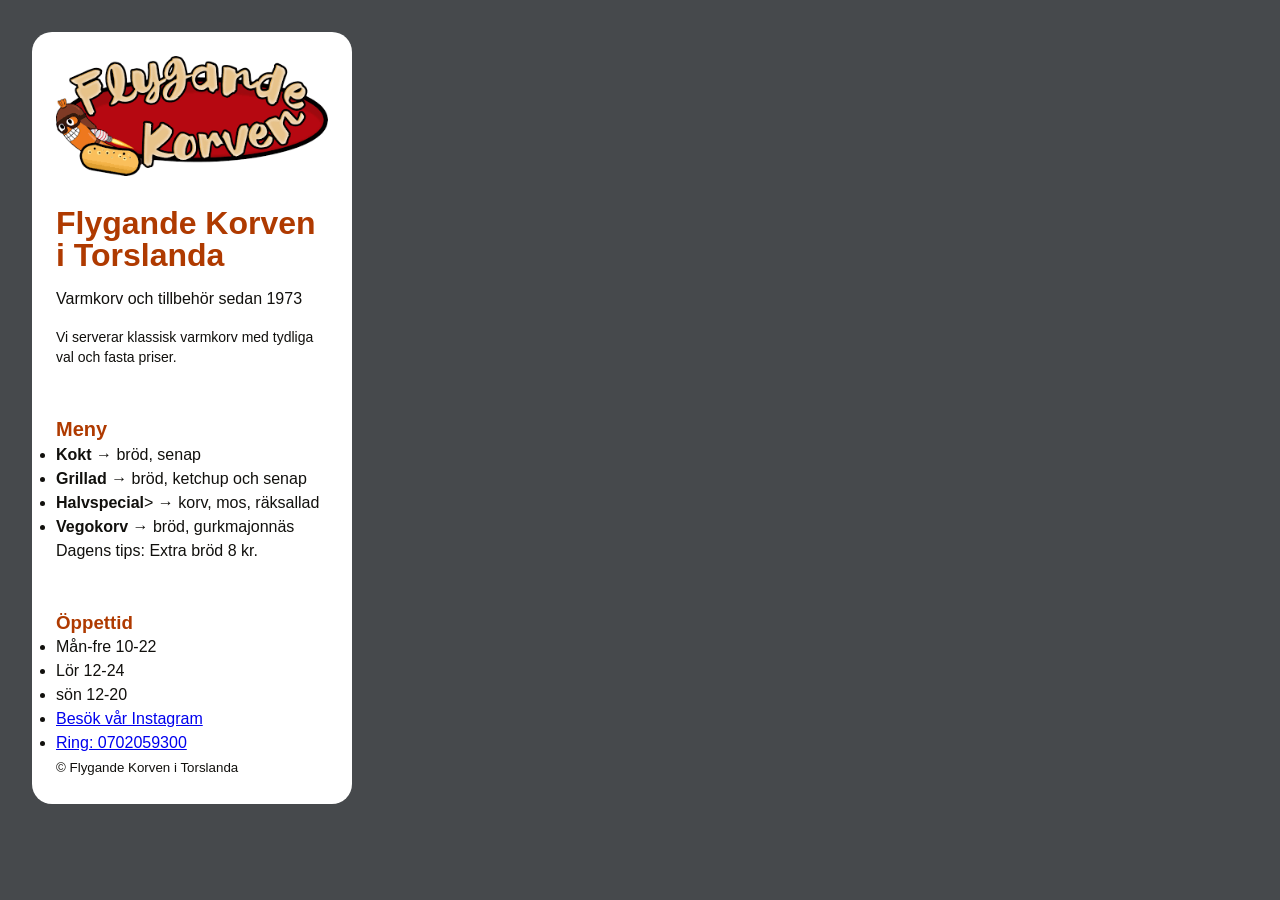
<file: index.html>
<!doctype html>
<html lang="sv">
  <head>
    <meta charset="utf-8">
    <meta name="viewport" content="width=device-width, initial-scale=1">
    <title>Flygande Korven</title>
    <link rel="stylesheet" href="style.css">
  </head>
  <body>
    <div class="menu-card">
 <header>
     <img class="logo"
     src="assets/flygande-korven-logo.png"
     alt="Flygande Korven">
     <h1>Flygande Korven i Torslanda</h1>
     <p class="tagline">Varmkorv och tillbehör sedan 1973</p>
     <p class="description">Vi serverar klassisk varmkorv med tydliga val och fasta priser.</p>
    </header>
    <main>
       <h2>Meny</h2>
         <ul>
            <li><b>Kokt</b> &rarr; bröd, senap</li>
            <li><b>Grillad</b> &rarr; bröd, ketchup och senap</li>
            <li><b>Halvspecial</b>> &rarr; korv, mos, räksallad</li>
            <li><b>Vegokorv</b> &rarr; bröd, gurkmajonnäs</li>
         </ul>
      <p>Dagens tips: Extra bröd 8 kr.</p>
    </main>
    <footer>
      <nav>
        <h3>Öppettid</h3>
        <ul>
          <li>Mån-fre 10-22</li>
          <li>Lör 12-24</li>
          <li>sön 12-20</li>
          <li><a href="https://simmalugnt.se" target="_blank">Besök vår Instagram</a></li>
          <li><a href="tel:0702059300">Ring: 0702059300</a></li> 
        </ul>
      </nav>
      <small>&copy; Flygande Korven i Torslanda</small>
    </footer>
    </div>
  </body>
</html>
</file>
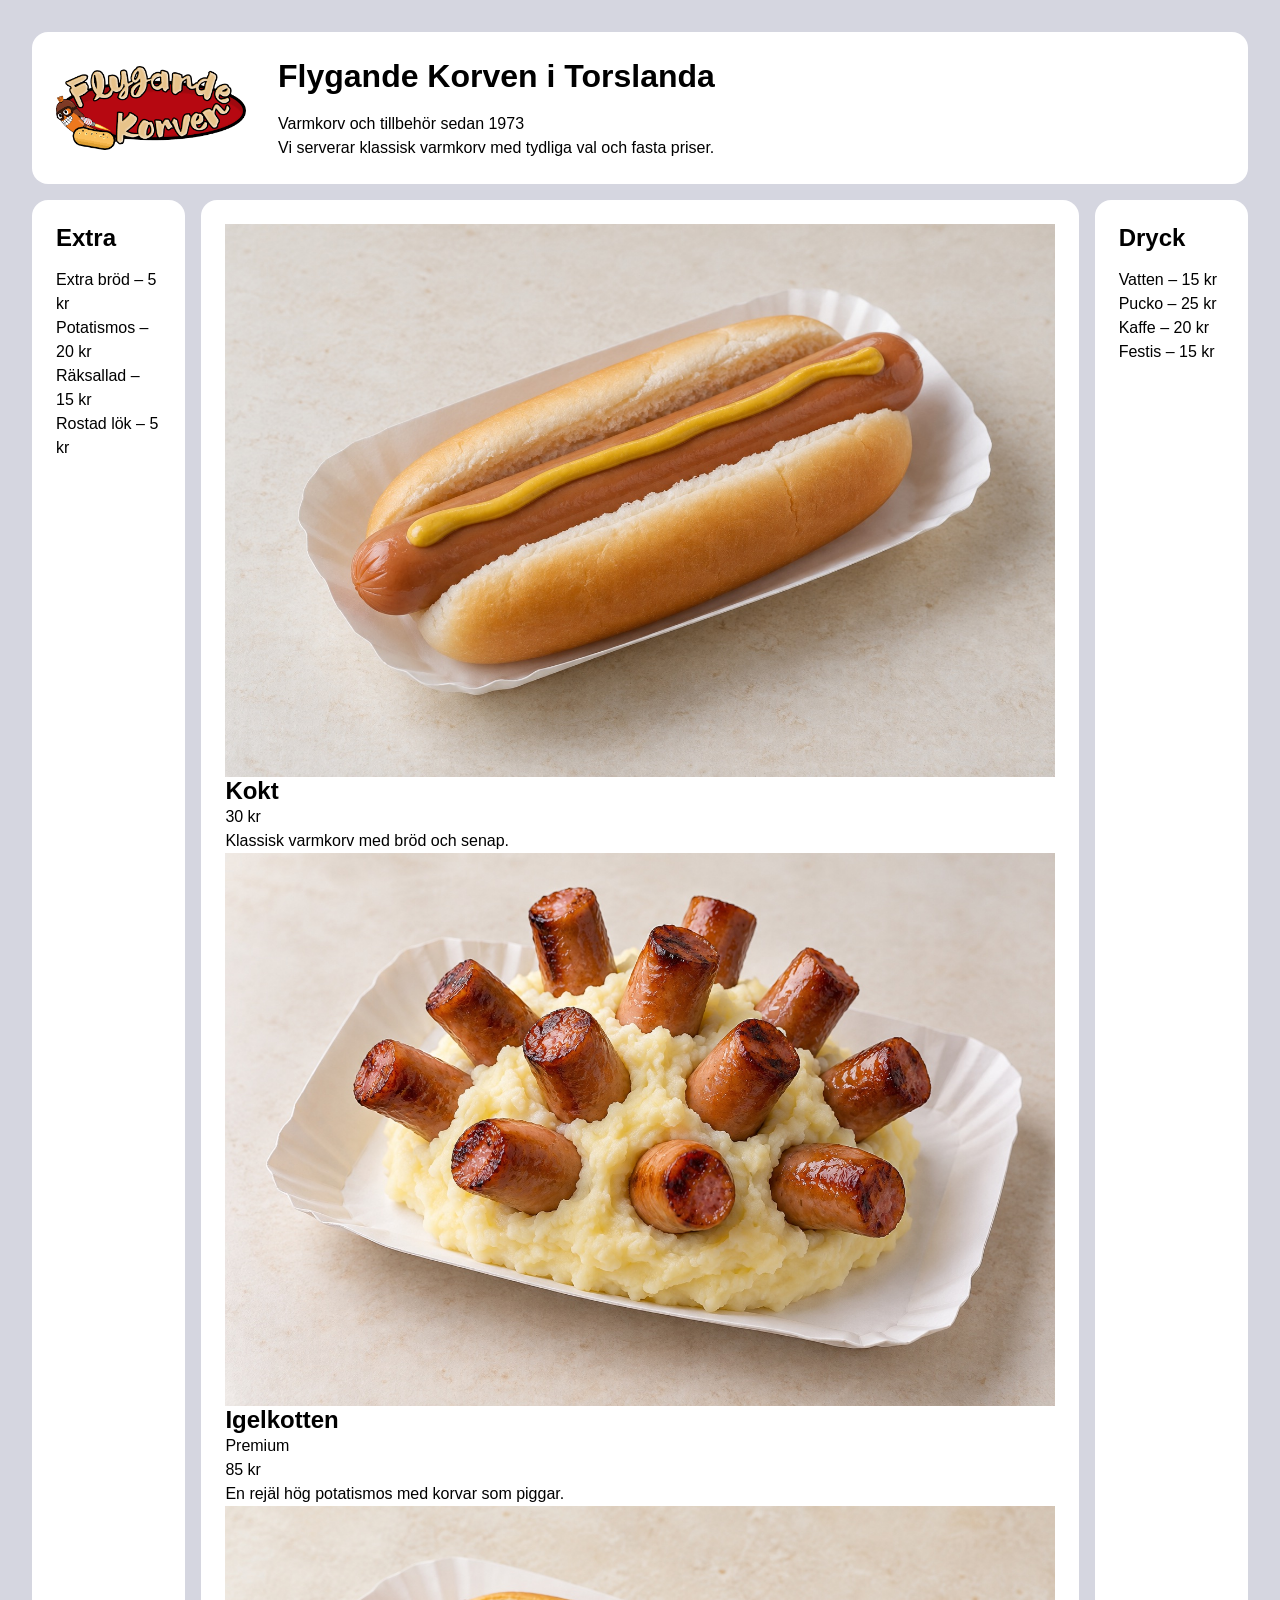
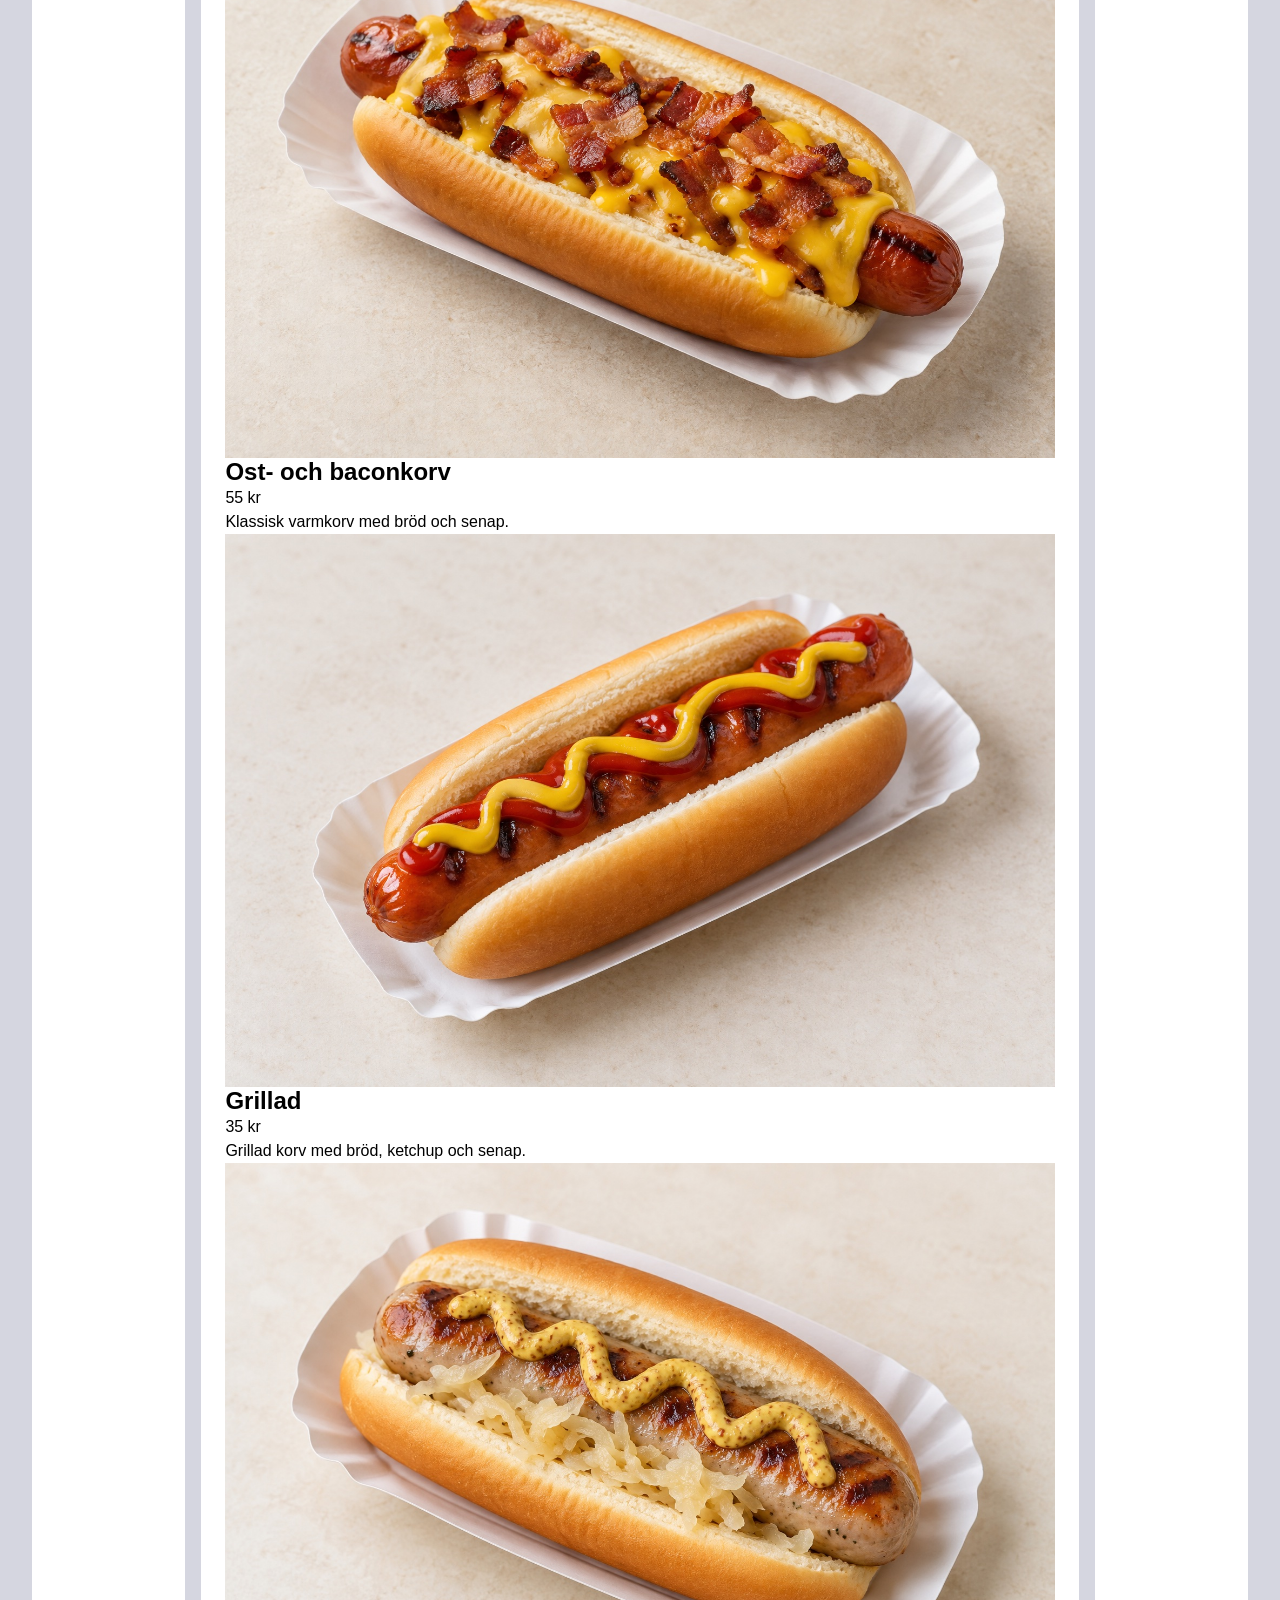
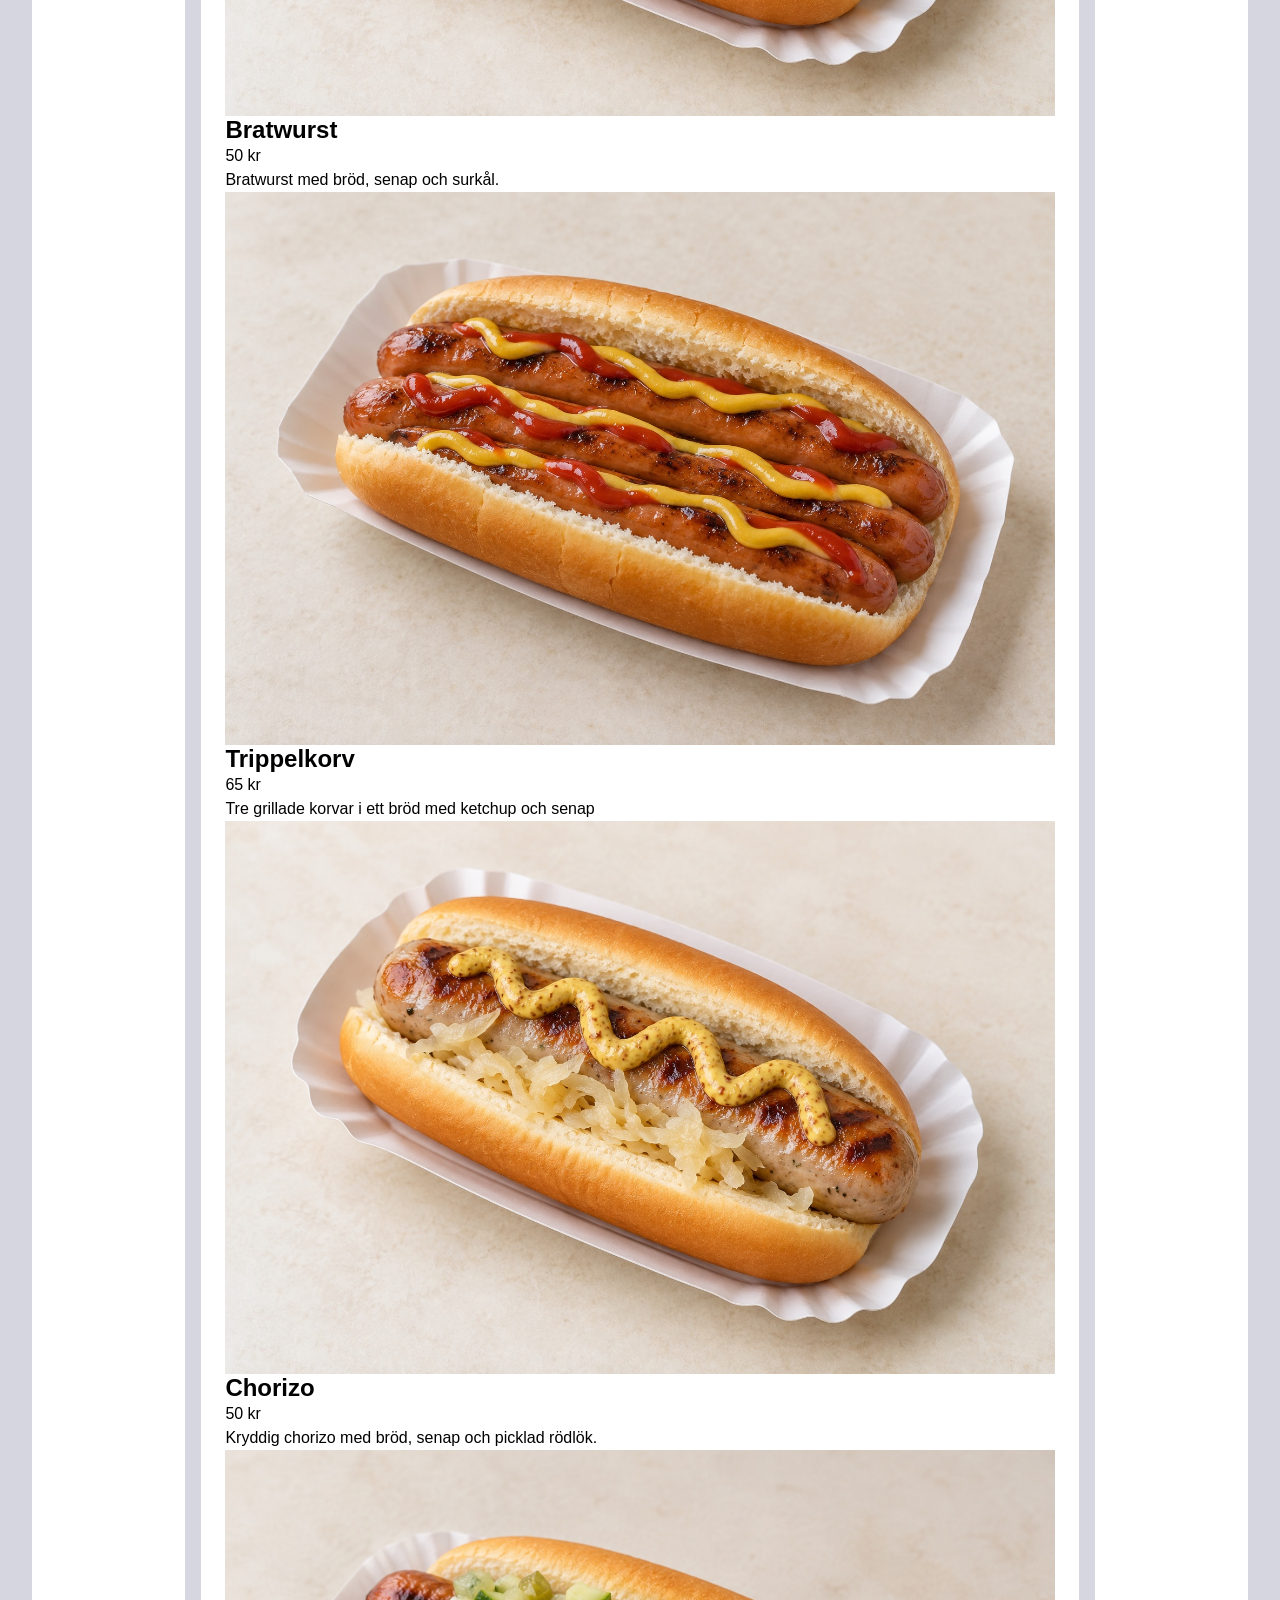
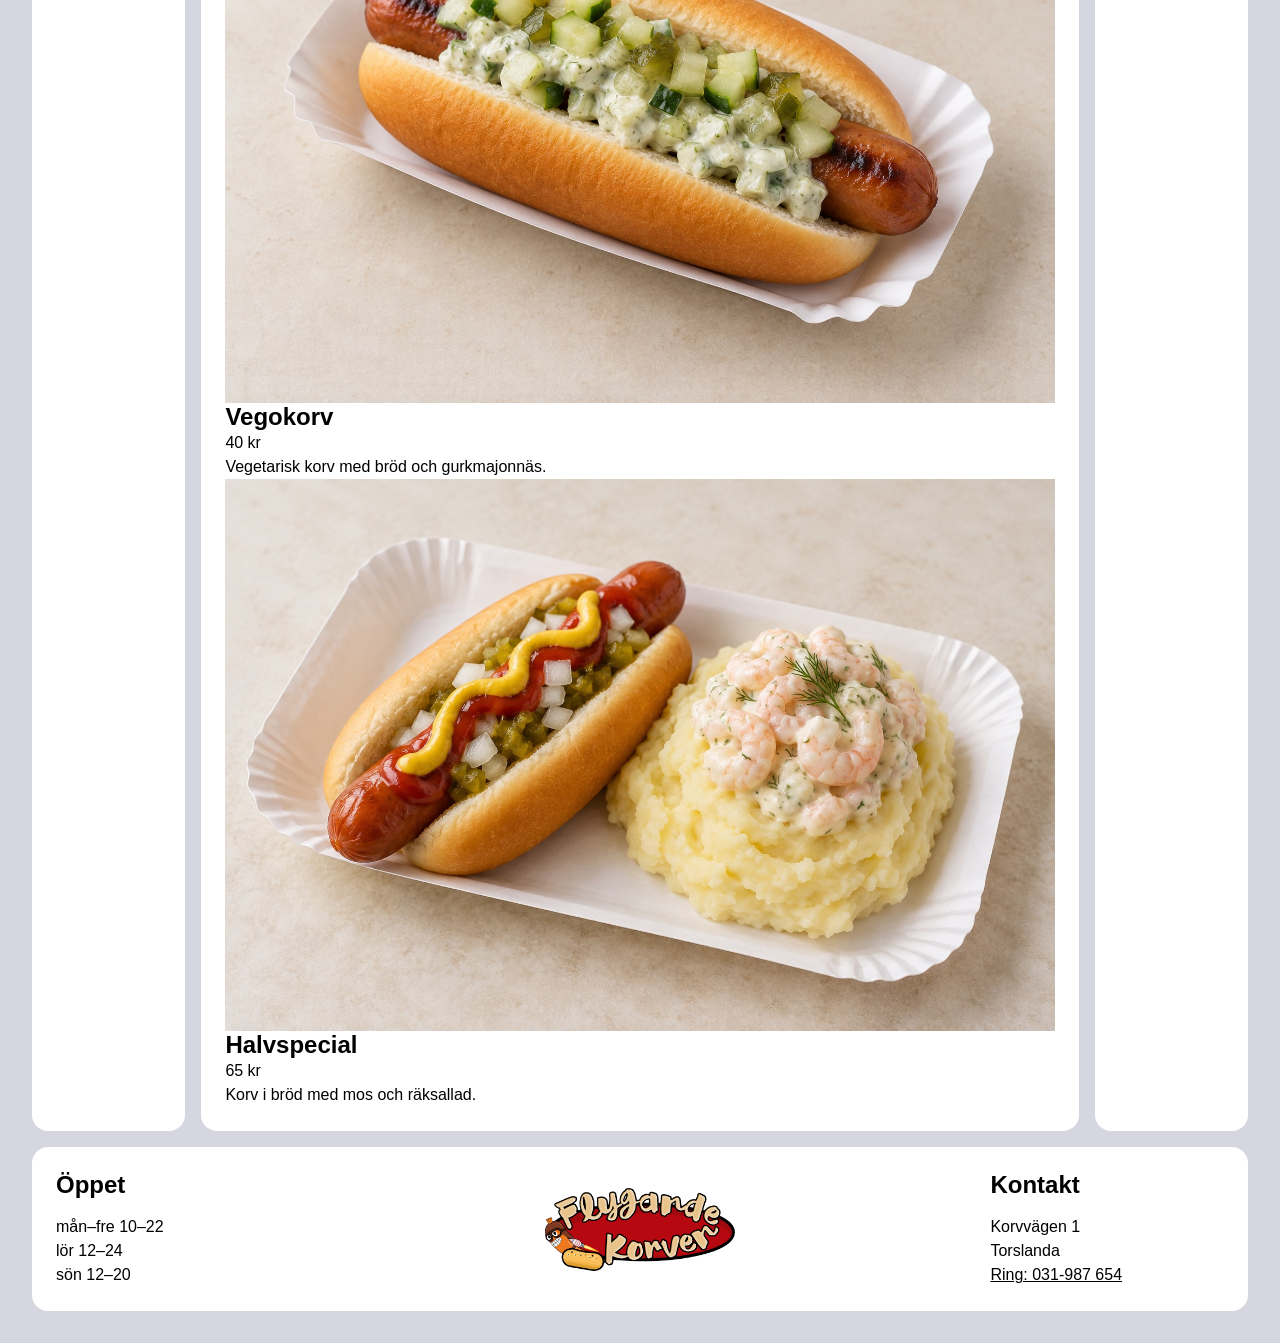
<file: grid/index.html>
<!doctype html>
<html lang="sv">
<head>
  <meta charset="utf-8">
  <meta name="viewport" content="width=device-width, initial-scale=1">
  <title>Flygande Korven – start med Flexbox</title>
  <link rel="stylesheet" href="style.css">
</head>
<body>
<div class="menu-wrapper">
  <header class="card menu-header">
    <div class="logo"><img src="assets/flygande-korven-logo.png" width="338" height="149" alt="Flygande Korven"></div>
    <div class="text">
      <h1>Flygande Korven i Torslanda</h1>
      <div class="intro-lines"><p>Varmkorv och tillbehör sedan 1973</p><p>Vi serverar klassisk varmkorv med tydliga val och fasta priser.</p></div>
    </div>
  </header>
  <!-- Nästa steg: flytta upp de tre panelerna och ta bort denna wrapper. -->
  <div class="menu-middle">
  <aside class="card side-menu" aria-labelledby="extra-heading">
    <h2 id="extra-heading">Extra</h2>
    <ul><li>Extra bröd – 5 kr</li><li>Potatismos – 20 kr</li><li>Räksallad – 15 kr</li><li>Rostad lök – 5 kr</li></ul>
  </aside>
  <main class="card main-menu" aria-label="Korvmeny">
    <div class="dish-grid">
      <article class="dish-card">
        <img src="assets/kokt.jpg" width="1536" height="1024" alt="Kokt korv i bröd med senap">
        <div class="dish-copy">
          <div class="dish-heading">
            <div class="dish-label"><h2 class="dish-name">Kokt</h2></div>
            <p class="dish-price">30 kr</p>
          </div>
          <p class="dish-description">Klassisk varmkorv med bröd och senap.</p>
        </div>
      </article>
      <article class="dish-card featured">
        <img src="assets/igelkotten.jpg" width="1536" height="1024" alt="Potatismos med grillade korvbitar som piggar">
        <div class="dish-copy">
          <div class="dish-heading">
            <div class="dish-label"><h2 class="dish-name">Igelkotten</h2><span class="premium">Premium</span></div>
            <p class="dish-price">85 kr</p>
          </div>
          <p class="dish-description">En rejäl hög potatismos med korvar som piggar.</p>
        </div>
      </article>
      <article class="dish-card">
        <img src="assets/ostbacon.jpg" width="1536" height="1024" alt="Korv i bröd med ost och bacon">
        <div class="dish-copy">
          <div class="dish-heading">
            <div class="dish-label"><h2 class="dish-name">Ost- och baconkorv</h2></div>
            <p class="dish-price">55 kr</p>
          </div>
          <p class="dish-description">Klassisk varmkorv med bröd och senap.</p>
        </div>
      </article>
      <article class="dish-card">
        <img src="assets/grillad.jpg" width="1536" height="1024" alt="Grillad korv i bröd med ketchup och senap">
        <div class="dish-copy">
          <div class="dish-heading">
            <div class="dish-label"><h2 class="dish-name">Grillad</h2></div>
            <p class="dish-price">35 kr</p>
          </div>
          <p class="dish-description">Grillad korv med bröd, ketchup och senap.</p>
        </div>
      </article>
      <article class="dish-card">
        <img src="assets/bratwurst.jpg" width="1536" height="1024" alt="Bratwurst i bröd med senap och surkål">
        <div class="dish-copy">
          <div class="dish-heading">
            <div class="dish-label"><h2 class="dish-name">Bratwurst</h2></div>
            <p class="dish-price">50 kr</p>
          </div>
          <p class="dish-description">Bratwurst med bröd, senap och surkål.</p>
        </div>
      </article>
      <article class="dish-card">
        <img src="assets/trippelkorv.jpg" width="1536" height="1024" alt="Tre korvar i ett bröd med ketchup och senap">
        <div class="dish-copy">
          <div class="dish-heading">
            <div class="dish-label"><h2 class="dish-name">Trippelkorv</h2></div>
            <p class="dish-price">65 kr</p>
          </div>
          <p class="dish-description">Tre grillade korvar i ett bröd med ketchup och senap</p>
        </div>
      </article>
      <article class="dish-card">
        <img src="assets/bratwurst.jpg" width="1536" height="1024" alt="Korv i bröd med senap, samma referensbild som Bratwurst">
        <div class="dish-copy">
          <div class="dish-heading">
            <div class="dish-label"><h2 class="dish-name">Chorizo</h2></div>
            <p class="dish-price">50 kr</p>
          </div>
          <p class="dish-description">Kryddig chorizo med bröd, senap och picklad rödlök.</p>
        </div>
      </article>
      <article class="dish-card">
        <img src="assets/vegokorv.jpg" width="1536" height="1024" alt="Vegokorv i bröd med gurkmajonnäs">
        <div class="dish-copy">
          <div class="dish-heading">
            <div class="dish-label"><h2 class="dish-name">Vegokorv</h2></div>
            <p class="dish-price">40 kr</p>
          </div>
          <p class="dish-description">Vegetarisk korv med bröd och gurkmajonnäs.</p>
        </div>
      </article>
      <article class="dish-card">
        <img src="assets/halvspecial.jpg" width="1536" height="1024" alt="Korv i bröd med mos och räksallad">
        <div class="dish-copy">
          <div class="dish-heading">
            <div class="dish-label"><h2 class="dish-name">Halvspecial</h2></div>
            <p class="dish-price">65 kr</p>
          </div>
          <p class="dish-description">Korv i bröd med mos och räksallad.</p>
        </div>
      </article>
    </div>
  </main>
  <aside class="card side-menu" aria-labelledby="drink-heading">
    <h2 id="drink-heading">Dryck</h2>
    <ul><li>Vatten – 15 kr</li><li>Pucko – 25 kr</li><li>Kaffe – 20 kr</li><li>Festis – 15 kr</li></ul>
  </aside>
  </div>
  <footer class="card menu-footer">
    <div class="footer-copy">
      <h2>Öppet</h2>
      <ul><li>mån–fre 10–22</li><li>lör 12–24</li><li>sön 12–20</li></ul>
    </div>
    <div class="logo"><img src="assets/flygande-korven-logo.png" width="338" height="149" alt="Flygande Korven"></div>
    <div class="footer-copy contact">
      <div class="contact-content">
      <h2>Kontakt</h2>
      <ul><li>Korvvägen 1</li><li>Torslanda</li><li><a href="tel:031987654">Ring: 031-987 654</a></li></ul>
      </div>
    </div>
  </footer>
</div>
</body>
</html>
</file>
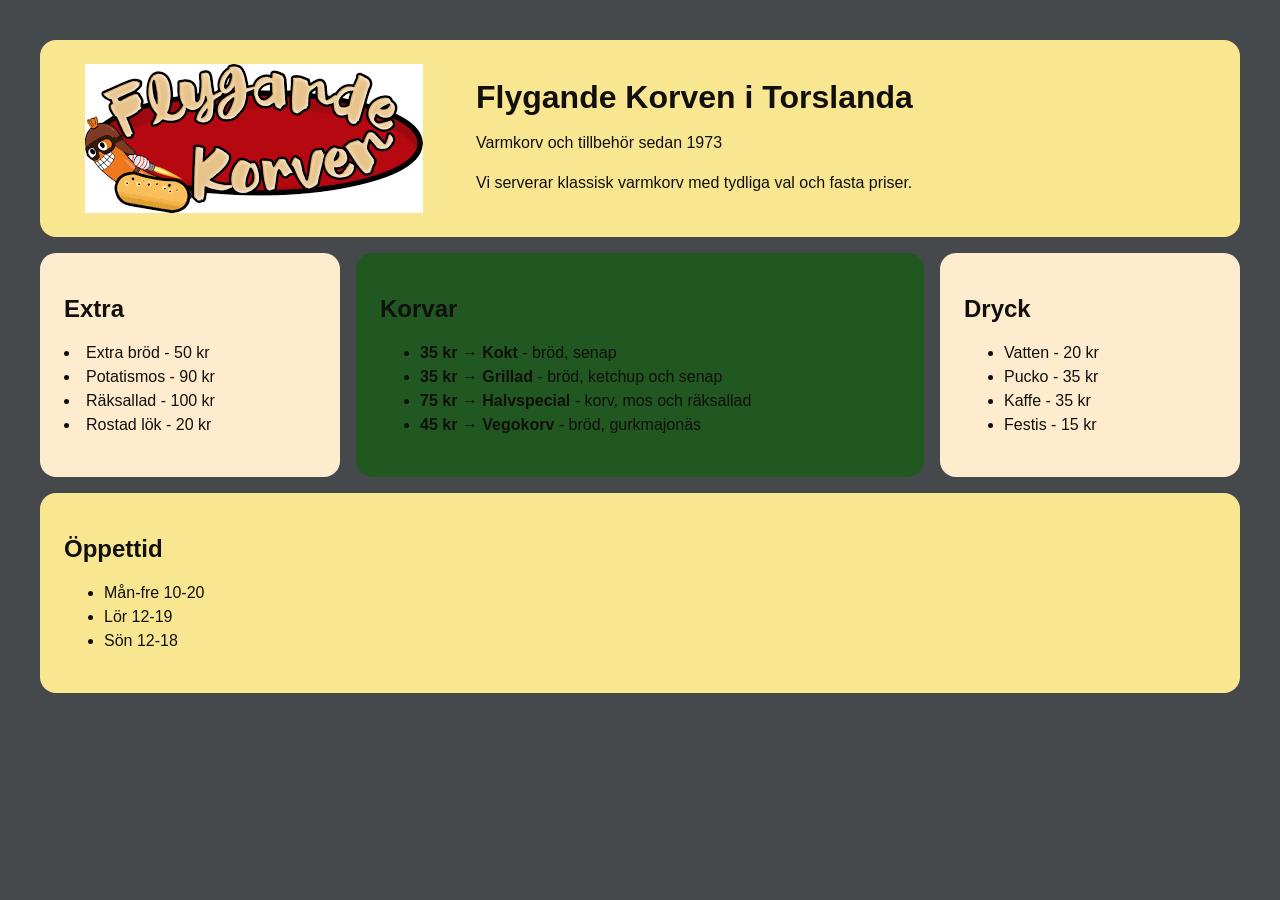
<file: menu-2/index.html>
<!doctype html>
<html lang="sv">
  <head>
    <meta charset="utf-8">
    <meta name="viewport" content="width=device-width, initial-scale=1">
    <title>Flygande Korven</title>
    <link rel="stylesheet" href="style.css">
  </head>    
   <body>
    <div class="menu-wrapper">
      <header class="card">
        <div class="logo">
         <img src="/assets/flygande-korven-logo.png" alt="Flygande korven"/>
        </div>
        <div class="header-text">
         <h1>Flygande Korven i Torslanda</h1>
         <p> Varmkorv och tillbehör sedan 1973</p>
         <p> Vi serverar klassisk varmkorv med tydliga val och fasta priser.</p>
        </div>
      </header>
    <div class="menu-middle">
     <aside class="card">
      <h2>Extra</h2>
      <li>Extra bröd - 50 kr</li>
      <li>Potatismos - 90 kr</li>
      <li>Räksallad - 100 kr</li>
      <li>Rostad lök - 20 kr</li>
     </aside>

     <main class="card">
      <h2>Korvar</h2>
      <ul>
        <li><b>35 kr &rarr; Kokt</b> - bröd, senap</li>
        <li><b>35 kr &rarr; Grillad</b> - bröd, ketchup och senap</li>
        <li><b>75 kr &rarr; Halvspecial</b> - korv, mos och räksallad</li>
        <li><b>45 kr &rarr; Vegokorv</b> - bröd, gurkmajonäs</li>
      </ul>
     </main>
     <aside class="card">
      <h2>Dryck</h2>
      <ul class="">
        <li>Vatten - 20 kr</li>
        <li>Pucko - 35 kr</li>
        <li>Kaffe - 35 kr</li>
        <li>Festis - 15 kr</li>
      </ul>
     </aside>
    </div>
     <footer class="card">
      <div>
        <h2>Öppettid</h2>
        <ul>
          <li>Mån-fre 10-20</li>
          <li>Lör 12-19</li>
          <li>Sön 12-18</li>
        </ul>
      </div>

     </footer>
     </div>
   </body>
</html>
</file>
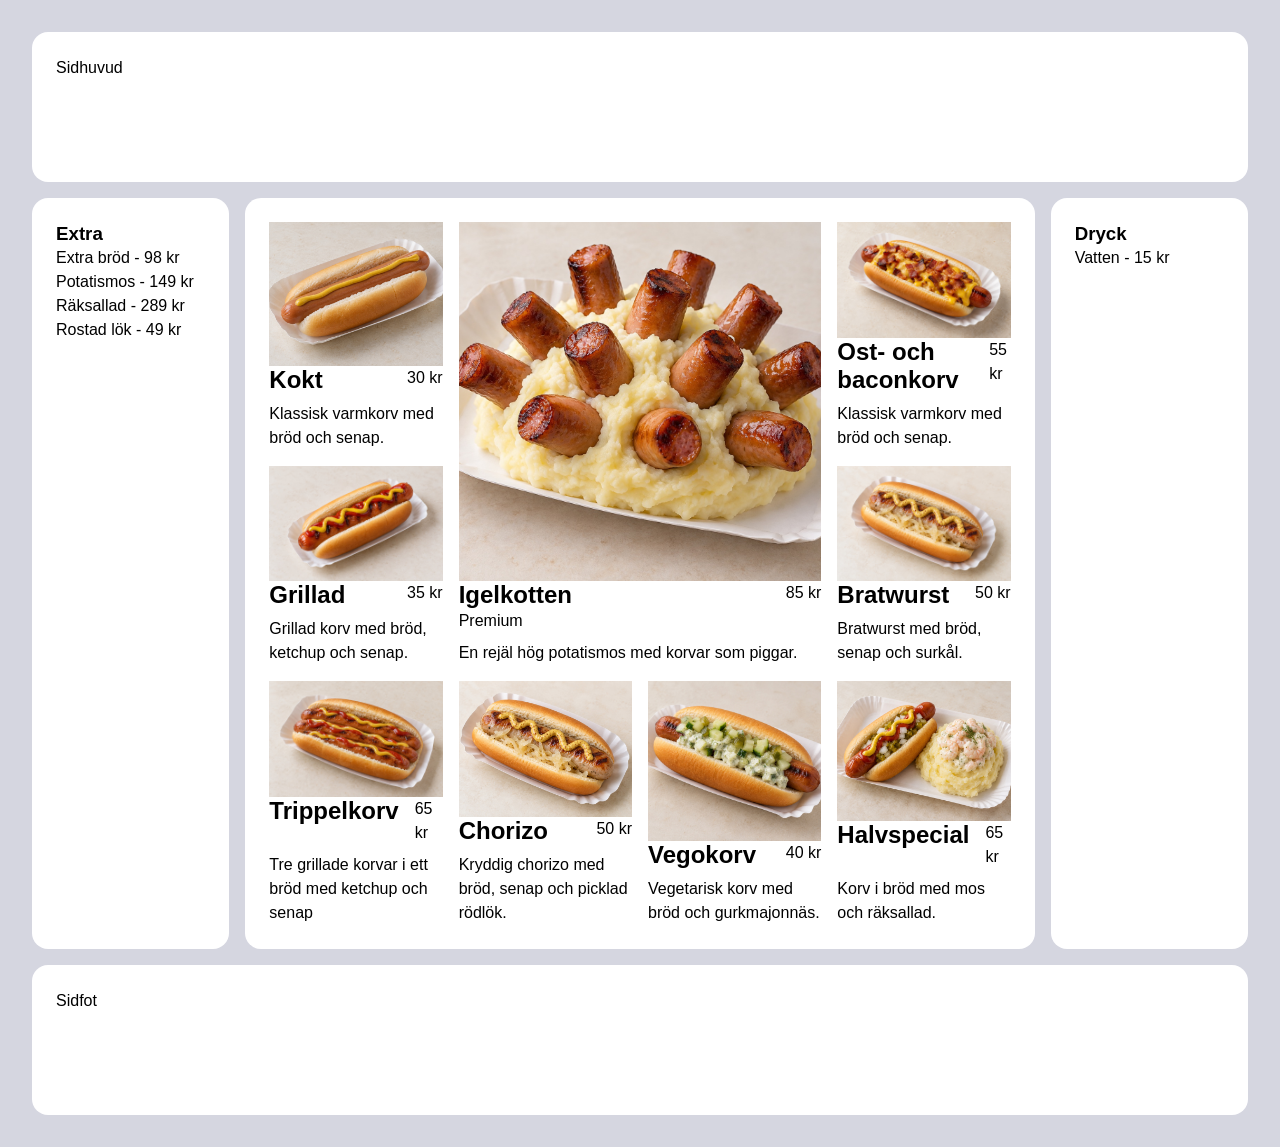
<file: menu-2/grid/index.html>
<!doctype html>
<html lang="sv">
<head>
  <meta charset="utf-8">
  <meta name="viewport" content="width=device-width, initial-scale=1">
  <title>Flygande Korven – start med Flexbox</title>
  <link rel="stylesheet" href="style.css">
</head>
<body>
  <div class="layout">
    <header class="card">Sidhuvud</header>
    <aside class="card">
      <h3>Extra</h3>
      <ul>
        <li>Extra bröd - 98 kr</li>
        <li>Potatismos - 149 kr</li>
        <li>Räksallad - 289 kr</li>
        <li>Rostad lök - 49 kr</li>
      </ul>
    </aside>
    <main class="card">
      <article class="dish-card">
        <img src="assets/kokt.jpg" width="1536" height="1024" alt="Kokt korv i bröd med senap">
        <div class="dish-copy">
          <div class="dish-heading">
            <div class="dish-label"><h2 class="dish-name">Kokt</h2></div>
            <p class="dish-price">30 kr</p>
          </div>
          <p class="dish-description">Klassisk varmkorv med bröd och senap.</p>
        </div>
      </article>
      <article class="dish-card featured">
        <img src="assets/igelkotten.jpg" width="1536" height="1024" alt="Potatismos med grillade korvbitar som piggar">
        <div class="dish-copy">
          <div class="dish-heading">
            <div class="dish-label"><h2 class="dish-name">Igelkotten</h2><span class="premium">Premium</span></div>
            <p class="dish-price">85 kr</p>
          </div>
          <p class="dish-description">En rejäl hög potatismos med korvar som piggar.</p>
        </div>
      </article>
      <article class="dish-card">
        <img src="assets/ostbacon.jpg" width="1536" height="1024" alt="Korv i bröd med ost och bacon">
        <div class="dish-copy">
          <div class="dish-heading">
            <div class="dish-label"><h2 class="dish-name">Ost- och baconkorv</h2></div>
            <p class="dish-price">55 kr</p>
          </div>
          <p class="dish-description">Klassisk varmkorv med bröd och senap.</p>
        </div>
      </article>
      <article class="dish-card">
        <img src="assets/grillad.jpg" width="1536" height="1024" alt="Grillad korv i bröd med ketchup och senap">
        <div class="dish-copy">
          <div class="dish-heading">
            <div class="dish-label"><h2 class="dish-name">Grillad</h2></div>
            <p class="dish-price">35 kr</p>
          </div>
          <p class="dish-description">Grillad korv med bröd, ketchup och senap.</p>
        </div>
      </article>
      <article class="dish-card">
        <img src="assets/bratwurst.jpg" width="1536" height="1024" alt="Bratwurst i bröd med senap och surkål">
        <div class="dish-copy">
          <div class="dish-heading">
            <div class="dish-label"><h2 class="dish-name">Bratwurst</h2></div>
            <p class="dish-price">50 kr</p>
          </div>
          <p class="dish-description">Bratwurst med bröd, senap och surkål.</p>
        </div>
      </article>
      <article class="dish-card">
        <img src="assets/trippelkorv.jpg" width="1536" height="1024" alt="Tre korvar i ett bröd med ketchup och senap">
        <div class="dish-copy">
          <div class="dish-heading">
            <div class="dish-label"><h2 class="dish-name">Trippelkorv</h2></div>
            <p class="dish-price">65 kr</p>
          </div>
          <p class="dish-description">Tre grillade korvar i ett bröd med ketchup och senap</p>
        </div>
      </article>
      <article class="dish-card">
        <img src="assets/bratwurst.jpg" width="1536" height="1024" alt="Korv i bröd med senap, samma referensbild som Bratwurst">
        <div class="dish-copy">
          <div class="dish-heading">
            <div class="dish-label"><h2 class="dish-name">Chorizo</h2></div>
            <p class="dish-price">50 kr</p>
          </div>
          <p class="dish-description">Kryddig chorizo med bröd, senap och picklad rödlök.</p>
        </div>
      </article>
      <article class="dish-card">
        <img src="assets/vegokorv.jpg" width="1536" height="1024" alt="Vegokorv i bröd med gurkmajonnäs">
        <div class="dish-copy">
          <div class="dish-heading">
            <div class="dish-label"><h2 class="dish-name">Vegokorv</h2></div>
            <p class="dish-price">40 kr</p>
          </div>
          <p class="dish-description">Vegetarisk korv med bröd och gurkmajonnäs.</p>
        </div>
      </article>
      <article class="dish-card">
        <img src="assets/halvspecial.jpg" width="1536" height="1024" alt="Korv i bröd med mos och räksallad">
        <div class="dish-copy">
          <div class="dish-heading">
            <div class="dish-label"><h2 class="dish-name">Halvspecial</h2></div>
            <p class="dish-price">65 kr</p>
          </div>
          <p class="dish-description">Korv i bröd med mos och räksallad.</p>
        </div>
      </article>
 
    </main>
    <aside class="card">
      <h3>Dryck</h3>
      <ul>
        <li>Vatten - 15 kr</li>
      </ul>
    </aside>
    <footer class="card">Sidfot</footer>
  </div>

<div class="menu-wrapper">
  <header class="card menu-header">
    <div class="logo"><img src="assets/flygande-korven-logo.png" width="338" height="149" alt="Flygande Korven"></div>
    <div class="text">
      <h1>Flygande Korven i Torslanda</h1>
      <div class="intro-lines"><p>Varmkorv och tillbehör sedan 1973</p><p>Vi serverar klassisk varmkorv med tydliga val och fasta priser.</p></div>
    </div>
  </header>
  <!-- Nästa steg: flytta upp de tre panelerna och ta bort denna wrapper. -->
  <div class="menu-middle">
  <aside class="card side-menu" aria-labelledby="extra-heading">
    <h2 id="extra-heading">Extra</h2>
    <ul><li>Extra bröd – 5 kr</li><li>Potatismos – 20 kr</li><li>Räksallad – 15 kr</li><li>Rostad lök – 5 kr</li></ul>
  </aside>
  <main class="card main-menu" aria-label="Korvmeny">
    <div class="dish-grid">
      <article class="dish-card">
        <img src="assets/kokt.jpg" width="1536" height="1024" alt="Kokt korv i bröd med senap">
        <div class="dish-copy">
          <div class="dish-heading">
            <div class="dish-label"><h2 class="dish-name">Kokt</h2></div>
            <p class="dish-price">30 kr</p>
          </div>
          <p class="dish-description">Klassisk varmkorv med bröd och senap.</p>
        </div>
      </article>
      <article class="dish-card featured">
        <img src="assets/igelkotten.jpg" width="1536" height="1024" alt="Potatismos med grillade korvbitar som piggar">
        <div class="dish-copy">
          <div class="dish-heading">
            <div class="dish-label"><h2 class="dish-name">Igelkotten</h2><span class="premium">Premium</span></div>
            <p class="dish-price">85 kr</p>
          </div>
          <p class="dish-description">En rejäl hög potatismos med korvar som piggar.</p>
        </div>
      </article>
      <article class="dish-card">
        <img src="assets/ostbacon.jpg" width="1536" height="1024" alt="Korv i bröd med ost och bacon">
        <div class="dish-copy">
          <div class="dish-heading">
            <div class="dish-label"><h2 class="dish-name">Ost- och baconkorv</h2></div>
            <p class="dish-price">55 kr</p>
          </div>
          <p class="dish-description">Klassisk varmkorv med bröd och senap.</p>
        </div>
      </article>
      <article class="dish-card">
        <img src="assets/grillad.jpg" width="1536" height="1024" alt="Grillad korv i bröd med ketchup och senap">
        <div class="dish-copy">
          <div class="dish-heading">
            <div class="dish-label"><h2 class="dish-name">Grillad</h2></div>
            <p class="dish-price">35 kr</p>
          </div>
          <p class="dish-description">Grillad korv med bröd, ketchup och senap.</p>
        </div>
      </article>
      <article class="dish-card">
        <img src="assets/bratwurst.jpg" width="1536" height="1024" alt="Bratwurst i bröd med senap och surkål">
        <div class="dish-copy">
          <div class="dish-heading">
            <div class="dish-label"><h2 class="dish-name">Bratwurst</h2></div>
            <p class="dish-price">50 kr</p>
          </div>
          <p class="dish-description">Bratwurst med bröd, senap och surkål.</p>
        </div>
      </article>
      <article class="dish-card">
        <img src="assets/trippelkorv.jpg" width="1536" height="1024" alt="Tre korvar i ett bröd med ketchup och senap">
        <div class="dish-copy">
          <div class="dish-heading">
            <div class="dish-label"><h2 class="dish-name">Trippelkorv</h2></div>
            <p class="dish-price">65 kr</p>
          </div>
          <p class="dish-description">Tre grillade korvar i ett bröd med ketchup och senap</p>
        </div>
      </article>
      <article class="dish-card">
        <img src="assets/bratwurst.jpg" width="1536" height="1024" alt="Korv i bröd med senap, samma referensbild som Bratwurst">
        <div class="dish-copy">
          <div class="dish-heading">
            <div class="dish-label"><h2 class="dish-name">Chorizo</h2></div>
            <p class="dish-price">50 kr</p>
          </div>
          <p class="dish-description">Kryddig chorizo med bröd, senap och picklad rödlök.</p>
        </div>
      </article>
      <article class="dish-card">
        <img src="assets/vegokorv.jpg" width="1536" height="1024" alt="Vegokorv i bröd med gurkmajonnäs">
        <div class="dish-copy">
          <div class="dish-heading">
            <div class="dish-label"><h2 class="dish-name">Vegokorv</h2></div>
            <p class="dish-price">40 kr</p>
          </div>
          <p class="dish-description">Vegetarisk korv med bröd och gurkmajonnäs.</p>
        </div>
      </article>
      <article class="dish-card">
        <img src="assets/halvspecial.jpg" width="1536" height="1024" alt="Korv i bröd med mos och räksallad">
        <div class="dish-copy">
          <div class="dish-heading">
            <div class="dish-label"><h2 class="dish-name">Halvspecial</h2></div>
            <p class="dish-price">65 kr</p>
          </div>
          <p class="dish-description">Korv i bröd med mos och räksallad.</p>
        </div>
      </article>
    </div>
  </main>
  <aside class="card side-menu" aria-labelledby="drink-heading">
    <h2 id="drink-heading">Dryck</h2>
    <ul><li>Vatten – 15 kr</li><li>Pucko – 25 kr</li><li>Kaffe – 20 kr</li><li>Festis – 15 kr</li></ul>
  </aside>
  </div>
  <footer class="card menu-footer">
    <div class="footer-copy">
      <h2>Öppet</h2>
      <ul><li>mån–fre 10–22</li><li>lör 12–24</li><li>sön 12–20</li></ul>
    </div>
    <div class="logo"><img src="assets/flygande-korven-logo.png" width="338" height="149" alt="Flygande Korven"></div>
    <div class="footer-copy contact">
      <div class="contact-content">
      <h2>Kontakt</h2>
      <ul><li>Korvvägen 1</li><li>Torslanda</li><li><a href="tel:031987654">Ring: 031-987 654</a></li></ul>
      </div>
    </div>
  </footer>
</div>
</body>
</html>
</file>
<file: style.css>
*{
    padding: 0;
    margin: 0;
    box-sizing: border-box;
}
.logo {
    max-width:100%;
    margin-bottom: 24px;
}
h1,h2,h3 {
    color: #af3a00;
}
body{
    background-color: #46494c;
    font-family: Arial, Helvetica, sans-serif;
    font-size: 16px;
    color: #11100d;
    padding: 32px;
    line-height: 24px;
}
.menu-card h1 {
    line-height: 32px;
    margin-bottom: 16px;
}
.menu-card h2 {
    font-size: 20px;
    line-height: 28px;
}
.tagline {
    font-weight: 700px;
    margin-bottom: 16px;
}
.description{
    font-size: 14px;
    line-height: 20px;
}
.menu-card{
    background-color: #ffffff;
    padding: 24px;
    width: 320px;
    border-radius: 20px;
}
header{
    margin-bottom: 48px;
}
footer{
    margin-top: 48px;
}
</file>
<file: grid/style.css>
/* Gemensamma grundstilar från den första menyn. */
* { box-sizing: border-box; }
body { color: #000; font-family: Arial, sans-serif; font-size: 16px; margin: 0; padding: 32px; background: #d5d6e0; line-height: 24px; }
h1, h2, h3, p, ul { margin: 0; }
h1 { font-size: 32px; line-height: 40px; }
h2 { font-size: 24px; line-height: 28px; }
ul { list-style: none; padding: 0; }
.main-menu li strong { font-weight: 400; }
a { color: inherit; }
.tagline { font-weight: 400; }
.description { font-size: 16px; line-height: 24px; }
.menu-tip { font-size: 14px; line-height: 20px; }
.copyright { margin-top: 16px; font-size: 12px; line-height: 16px; text-align: center; }
.card { background: #fff; border-radius: 16px; padding: 24px; }
.logo img { display: block; width: 100%; max-width: 190px; height: auto; }

.menu-wrapper {
  display: flex;
  flex-direction: column;
  gap: 16px;
}

.menu-middle {
  display: flex;
  gap: 16px;
}

.menu-middle > aside { flex-basis: 20%; min-width: 0; }
.menu-middle > .main-menu { flex-grow: 1; min-width: 0; }

.menu-wrapper > header { display: flex; align-items: center; gap: 32px; }
.logo { flex-basis: 190px; flex-shrink: 0; min-width: 0; display: flex; align-items: center; justify-content: center; }

.text {
  flex-grow: 1;
  min-width: 0;
  display: flex;
  flex-direction: column;
  align-items: flex-start;
  justify-content: center;
  gap: 8px;
  text-align: left;
}
.text h1 { margin-bottom: 8px; }

.menu-wrapper > footer { display: flex; justify-content: space-between; gap: 16px; }
.footer-copy { flex-basis: 20%; min-width: 0; }

.footer-copy {
  display: flex;
  flex-direction: column;
  align-items: flex-start;
  justify-content: flex-start;
  gap: 16px;
  text-align: left;
}
.side-menu, .main-menu { display: flex; flex-direction: column; gap: 16px; }

/* Bonus för smala fönster. */
@media (max-width: 900px) {
  body { padding: 16px; }
  .menu-wrapper > header, .menu-middle, .menu-wrapper > footer { flex-direction: column; }
  .logo, .menu-middle > aside, .footer-copy { flex-basis: auto; }
  .menu-middle > .main-menu { flex-grow: 0; }
}

/* Nya menybilder: bara en grundregel så att de ryms i sidan.
   Korvkortens utseende, Flexbox och Grid skriver du själv. */
.dish-card img { display: block; max-width: 100%; height: auto; }

/* Din uppgift: se README.md och Figma. Börja med HTML-strukturen. */

/* Samma gruppering av kontaktuppgifterna som i den tidigare footern. */
.contact-content { display: flex; flex-direction: column; gap: 16px; }
</file>
<file: menu-2/style.css>
body{
    background-color: #46494c;
    font-family: Arial, Helvetica, sans-serif;
    font-size: 16px;
    color: #11100d;
    padding: 32px;
    line-height: 24px;
}
*{
box-sizing: border-box;
}

.menu-wrapper {
    display: flex;
    flex-direction: column;
    gap: 16px;
}

header {
    display: flex;
    gap: 32px;
}

header .logo {
    flex-basis: 380px;
    display: flex;
    align-content: center;
    justify-content: center;
}

header .text {
    flex-grow: 1;
}

.menu-middle {
    display: flex;
    gap: 16px;
}


.menu-middle aside {
    background-color: blanchedalmond;
    flex-basis: 300px;
}

.menu-middle main {
    background-color: rgb(33, 87, 33);
    flex-grow: 1;
}

.card{
    background-color: rgb(249, 230, 145);
    border-radius: 16px;
    padding: 24px;
}
@media (max-width: 500px) {
    .card {
        flex-direction: column;
    }
    .menu-middle {
        flex-direction: column;
    }
}
</file>
<file: menu-2/grid/style.css>
/* Gemensamma grundstilar från den första menyn. */
* { box-sizing: border-box; }
body { color: #000; font-family: Arial, sans-serif; font-size: 16px; margin: 0; padding: 32px; background: #d5d6e0; line-height: 24px; }
h1, h2, h3, p, ul { margin: 0; }
h1 { font-size: 32px; line-height: 40px; }
h2 { font-size: 24px; line-height: 28px; }
ul { list-style: none; padding: 0; }
.main-menu li strong { font-weight: 400; }
a { color: inherit; }
.tagline { font-weight: 400; }
.description { font-size: 16px; line-height: 24px; }
.menu-tip { font-size: 14px; line-height: 20px; }
.copyright { margin-top: 16px; font-size: 12px; line-height: 16px; text-align: center; }
.card { background: #fff; border-radius: 16px; padding: 24px; }
.logo img { display: block; width: 100%; max-width: 190px; height: auto; }

.menu-wrapper {
  display: none;
  flex-direction: column;
  gap: 16px;
}

.menu-middle {
  display: flex;
  gap: 16px;
}

.menu-middle > aside { flex-basis: 20%; min-width: 0; }
.menu-middle > .main-menu { flex-grow: 1; min-width: 0; }

.menu-wrapper > header { display: flex; align-items: center; gap: 32px; }
.logo { flex-basis: 190px; flex-shrink: 0; min-width: 0; display: flex; align-items: center; justify-content: center; }

.text {
  flex-grow: 1;
  min-width: 0;
  display: flex;
  flex-direction: column;
  align-items: flex-start;
  justify-content: center;
  gap: 8px;
  text-align: left;
}
.text h1 { margin-bottom: 8px; }

.menu-wrapper > footer { display: flex; justify-content: space-between; gap: 16px; }
.footer-copy { flex-basis: 20%; min-width: 0; }

.footer-copy {
  display: flex;
  flex-direction: column;
  align-items: flex-start;
  justify-content: flex-start;
  gap: 16px;
  text-align: left;
}
.side-menu, .main-menu { display: flex; flex-direction: column; gap: 16px; }

/* Bonus för smala fönster. */
@media (max-width: 900px) {
  body { padding: 16px; }
  .menu-wrapper > header, .menu-middle, .menu-wrapper > footer { flex-direction: column; }
  .logo, .menu-middle > aside, .footer-copy { flex-basis: auto; }
  .menu-middle > .main-menu { flex-grow: 0; }
}

/* Nya menybilder: bara en grundregel så att de ryms i sidan.
   Korvkortens utseende, Flexbox och Grid skriver du själv. */
.dish-card img { display: block; max-width: 100%; height: auto; }

/* Din uppgift: se README.md och Figma. Börja med HTML-strukturen. */

/* Samma gruppering av kontaktuppgifterna som i den tidigare footern. */
.contact-content { display: flex; flex-direction: column; gap: 16px; }

.layout {
  background: #d5d6e0;
  gap: 16px;
  display: grid;
  grid-template-columns: 1fr 4fr 1fr;
  grid-template-rows: 150px 1fr 150px;
}

header, footer {
  grid-column: 1 / -1;
}
main {
  display: grid;
  grid-template-columns: 1fr 1fr 1fr 1fr;
  gap: 16px;
}

.dish-card.featured {
grid-column: span 2;
grid-row: span 2;
}

.dish-card {
  display: flex;
  flex-direction: column;
  gap: 16;
}

.dish-copy {
  display: flex;
  flex-direction: column;
  gap: 8px;
}

.dish-heading {
display: flex;
flex-direction: row;
justify-content: space-between;
gap: 16px;
}

.dish-name {

}

.dish-price {

}

.dish-description {

}

.dish-card img {
  flex-grow: 1;
  object-fit: cover;
}

@media (max-width: 500px) {
  .layout {
    display: flex;
    flex-direction: column;
  }

  main {
    grid-template-columns: 1fr;
  }

  .dish-card.featured{
    grid-column: span 1;
    grid-row: span 1;
  }
}
</file>
